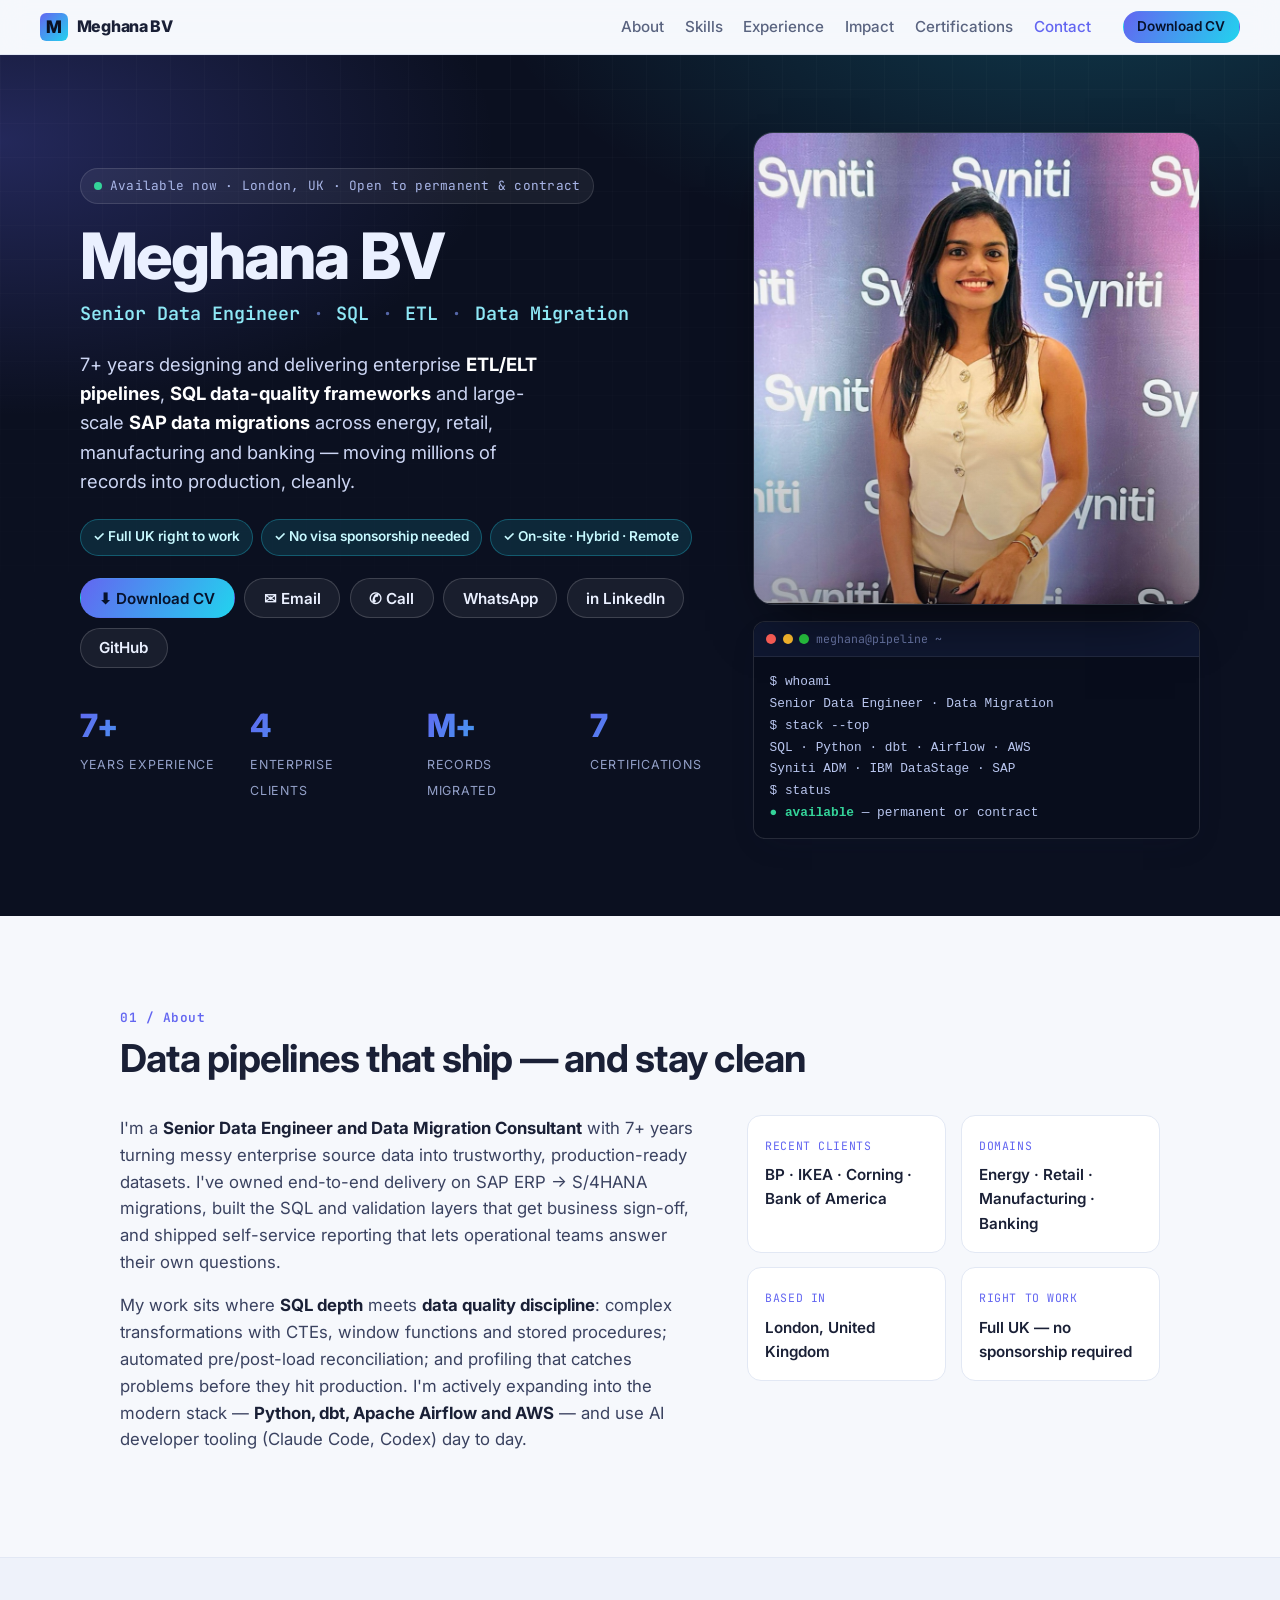
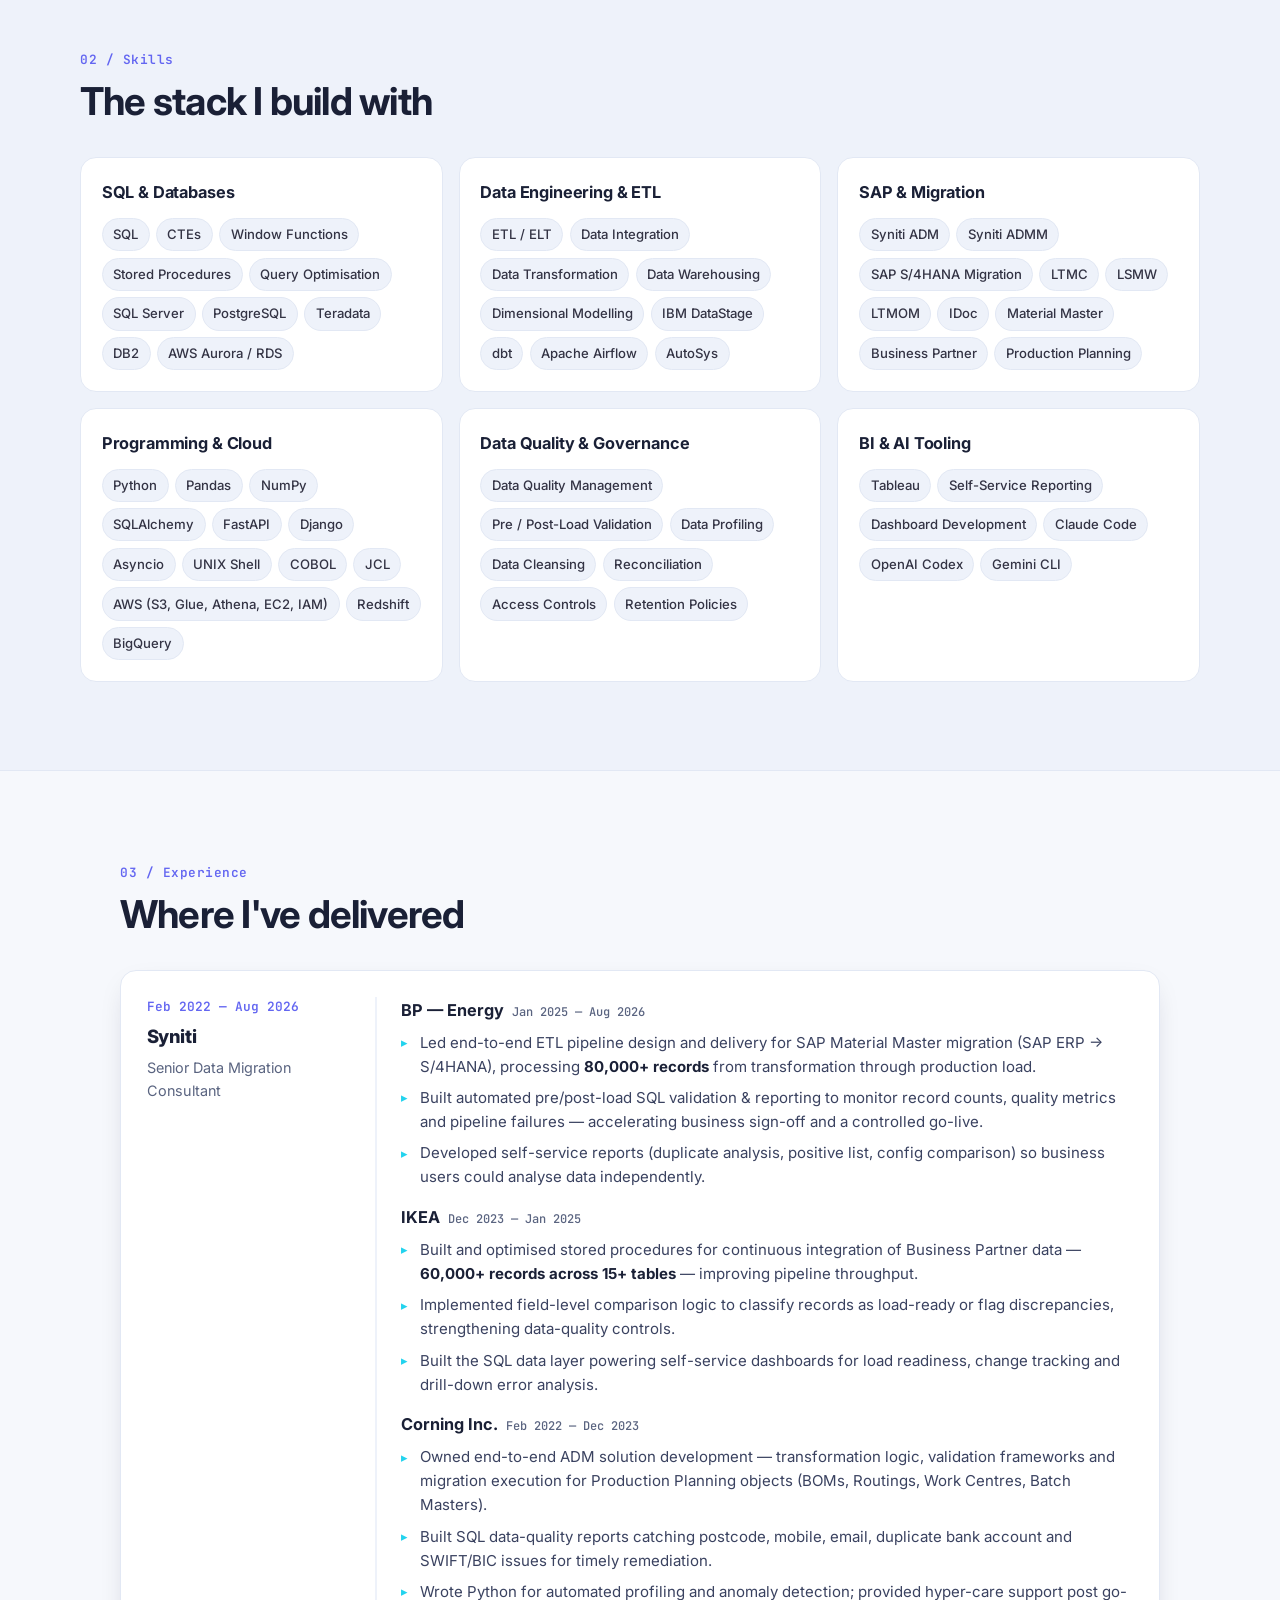
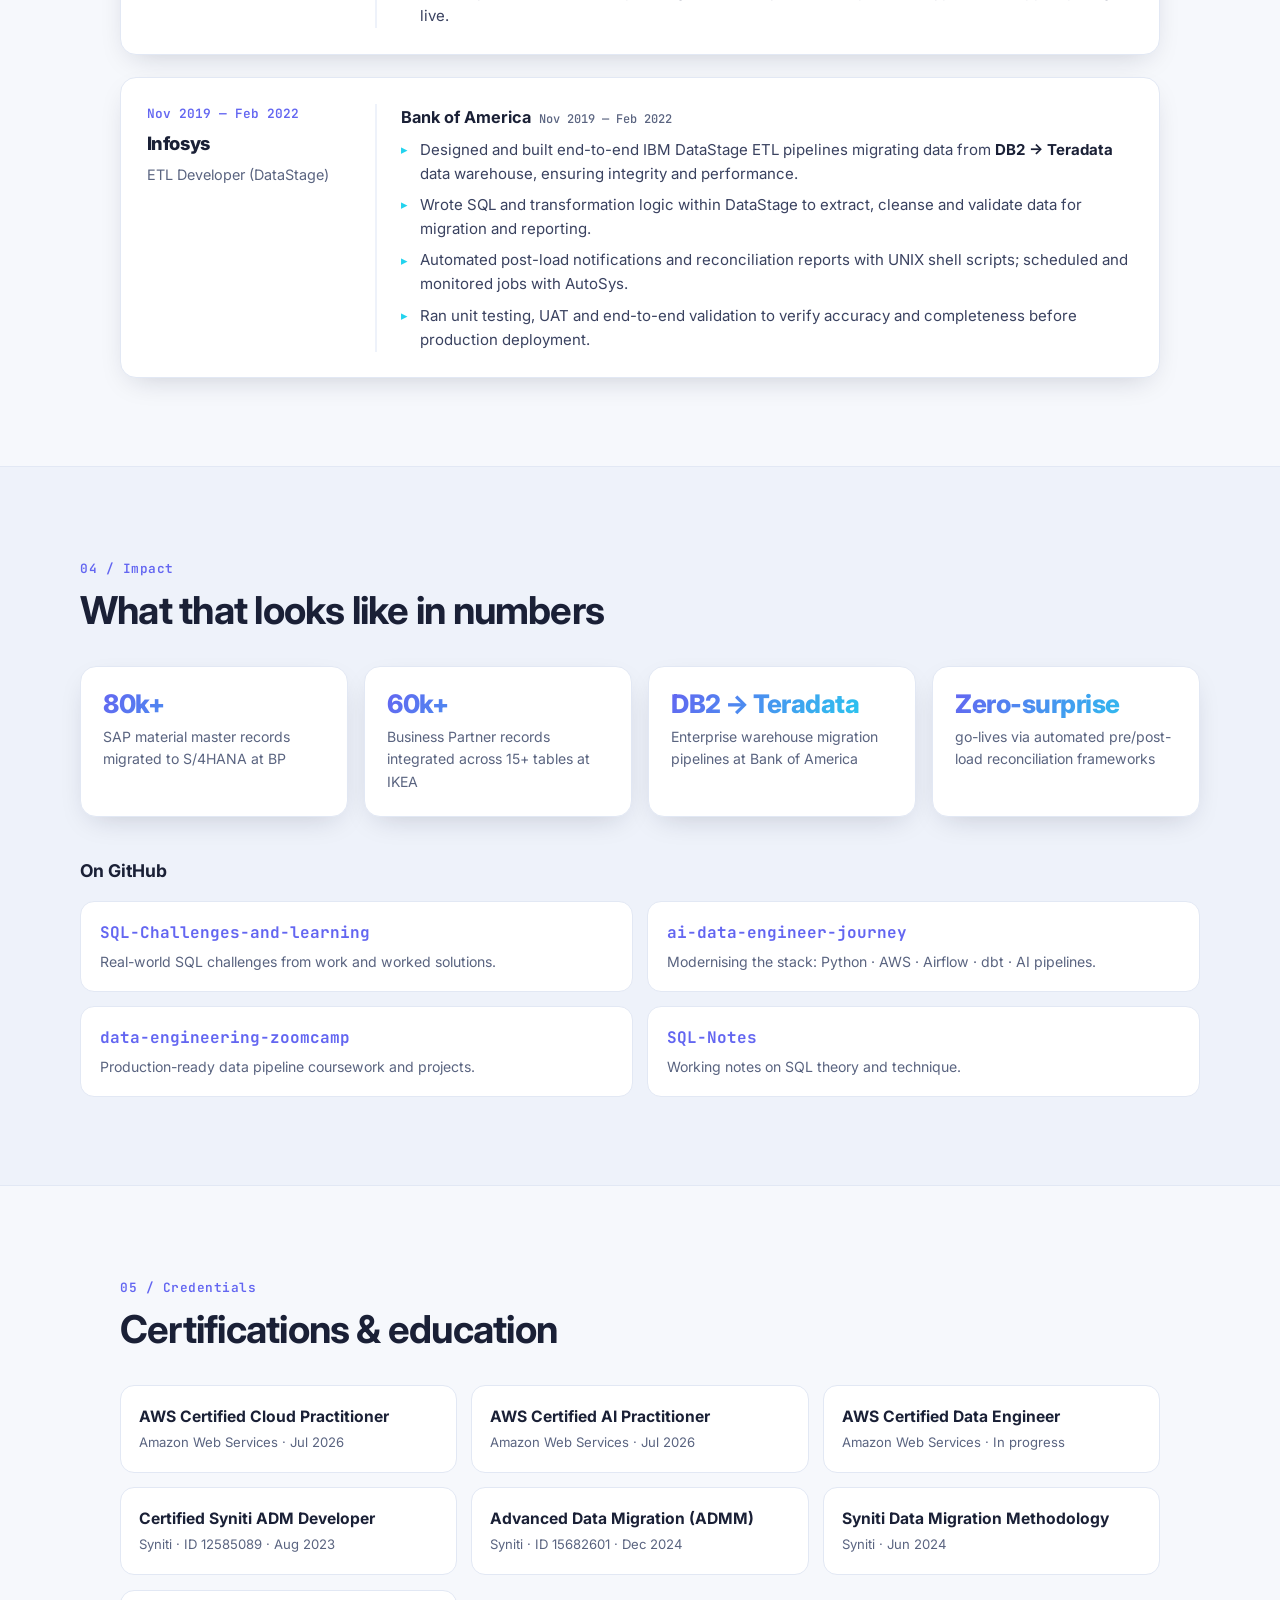
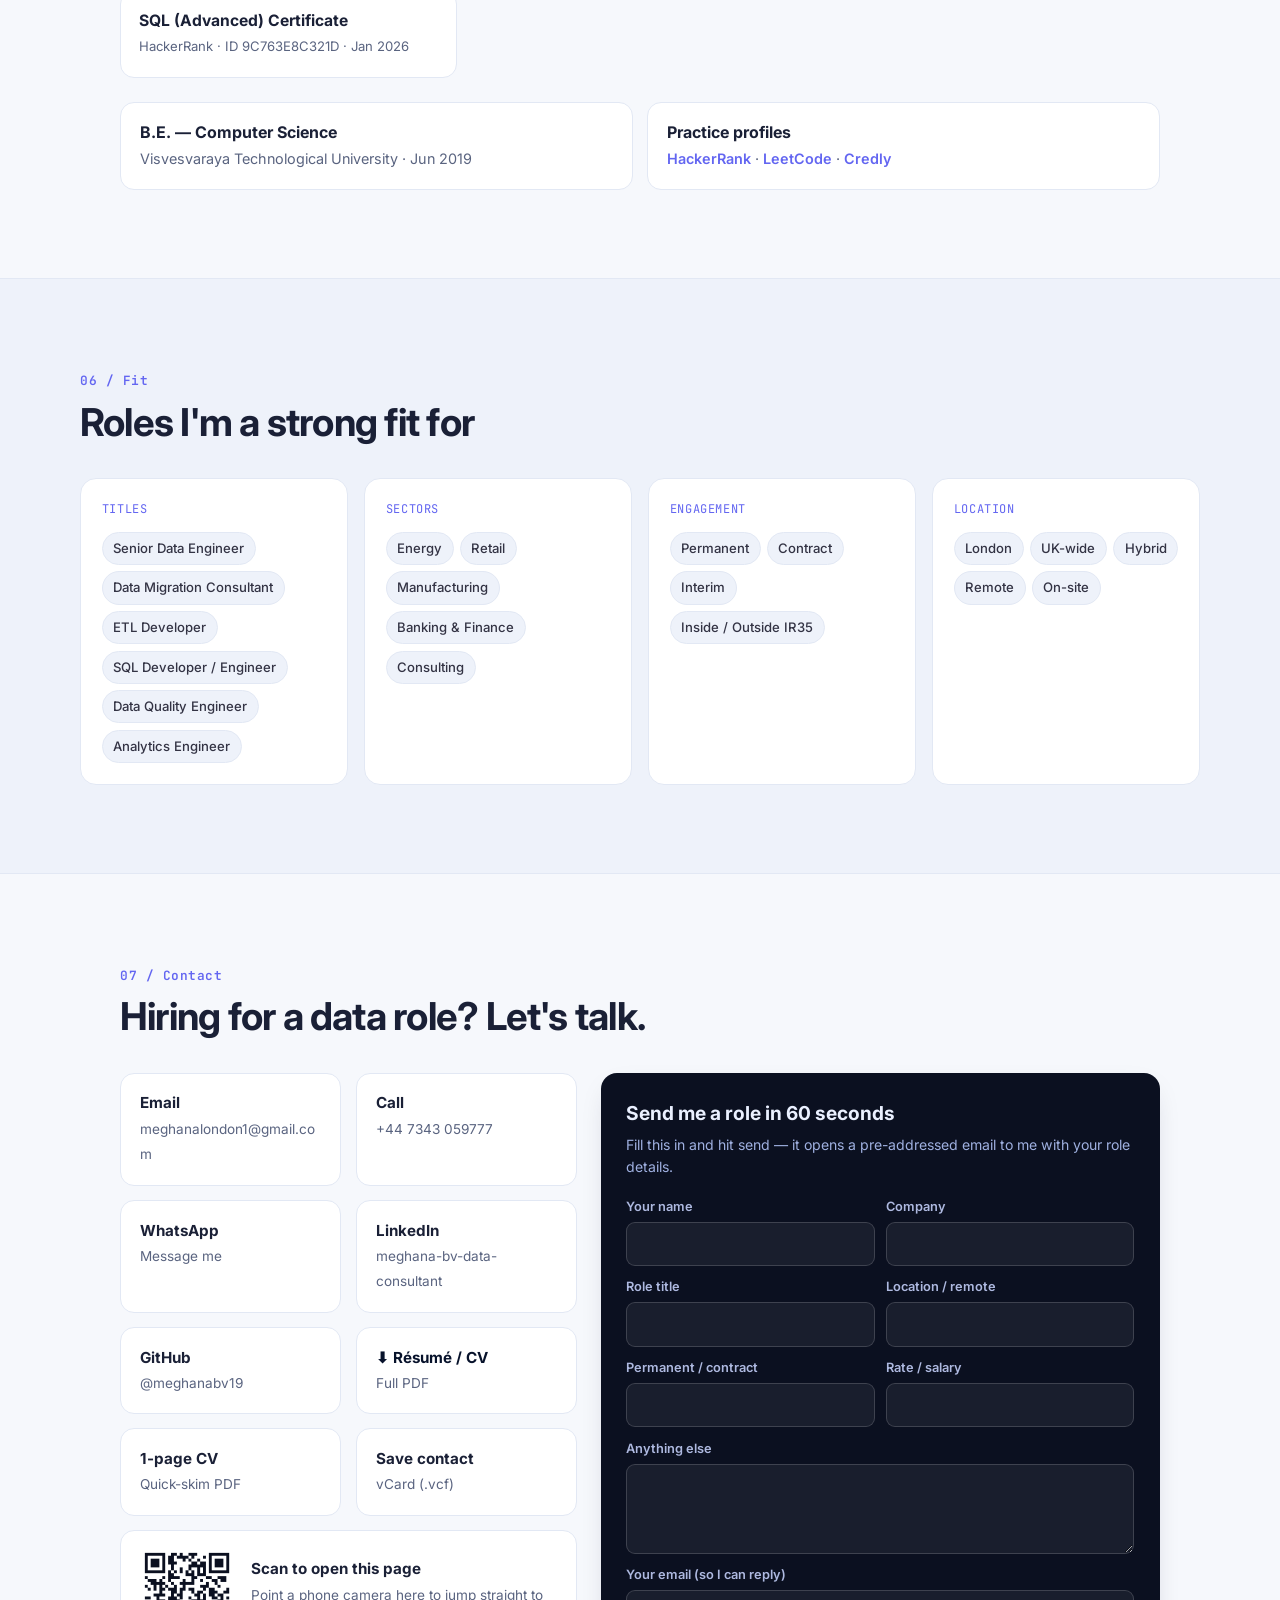
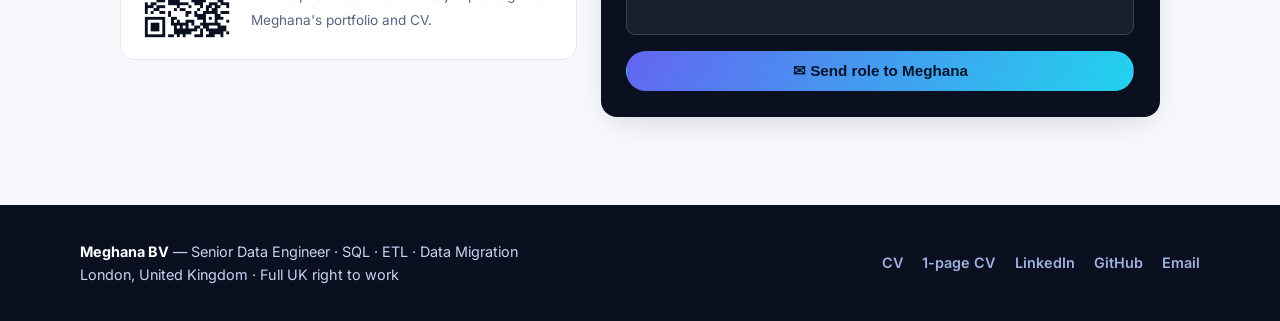
<file: index.html>
<!doctype html>
<html lang="en">
<head>
  <meta charset="utf-8">
  <meta name="viewport" content="width=device-width, initial-scale=1">
  <meta name="theme-color" content="#0b1020">

  <title>Meghana BV | Senior Data Engineer — SQL · ETL · Data Migration | London</title>
  <meta name="description" content="Meghana BV — Senior Data Engineer & Data Migration Consultant, London. 7+ years building enterprise ETL/ELT pipelines, SQL data-quality frameworks and large-scale SAP data migrations (BP, IKEA, Corning, Bank of America). SQL, Python, dbt, Airflow, AWS, Syniti ADM, IBM DataStage. Full UK right to work — no visa sponsorship required. Available for permanent or contract roles UK-wide.">
  <meta name="author" content="Meghana BV">
  <meta name="keywords" content="Senior Data Engineer London, Data Migration Consultant London, ETL Developer London, SQL Engineer, SQL Developer, Data Engineer UK, Syniti ADM, Syniti ADMM, SAP Data Migration, SAP S/4HANA migration, IBM DataStage, dbt, Apache Airflow, AWS Glue, PostgreSQL, SQL Server, Teradata, Python data engineer, data quality engineer, data warehouse engineer, contract data engineer London, permanent data engineer, immediate start, no sponsorship required, Meghana BV, Meghana Bangalore Vijay Kumar">
  <link rel="canonical" href="https://meghanabv19.github.io/">

  <!-- Search engine verification — paste tokens between the quotes after registering -->
  <meta name="google-site-verification" content="PASTE_GOOGLE_SEARCH_CONSOLE_TOKEN">
  <meta name="msvalidate.01" content="PASTE_BING_WEBMASTER_TOKEN">

  <!-- Open Graph -->
  <meta property="og:type" content="profile">
  <meta property="og:title" content="Meghana BV — Senior Data Engineer (SQL · ETL · Data Migration)">
  <meta property="og:description" content="7+ years building enterprise ETL/ELT pipelines and large-scale SAP data migrations. SQL, Python, dbt, Airflow, AWS. London-based, full UK right to work. Open to permanent & contract roles.">
  <meta property="og:url" content="https://meghanabv19.github.io/">
  <meta property="og:image" content="https://meghanabv19.github.io/assets/icons/og-image.png">
  <meta property="og:image:type" content="image/png">
  <meta property="og:image:width" content="1200">
  <meta property="og:image:height" content="630">
  <meta property="og:image:alt" content="Meghana BV — Senior Data Engineer. SQL, ETL and enterprise data migration. London, open to opportunities.">
  <meta property="profile:first_name" content="Meghana">
  <meta property="profile:last_name" content="BV">
  <meta property="profile:username" content="meghanabv19">
  <meta property="og:locale" content="en_GB">
  <meta property="og:site_name" content="Meghana BV — Portfolio">

  <!-- Twitter -->
  <meta name="twitter:card" content="summary_large_image">
  <meta name="twitter:title" content="Meghana BV — Senior Data Engineer (SQL · ETL · Data Migration)">
  <meta name="twitter:description" content="7+ years of enterprise ETL/ELT pipelines and SAP data migration. SQL, Python, dbt, Airflow, AWS. London. Open to opportunities.">
  <meta name="twitter:image" content="https://meghanabv19.github.io/assets/icons/og-image.png">

  <link rel="icon" type="image/svg+xml" href="assets/icons/favicon.svg">
  <link rel="icon" type="image/png" sizes="32x32" href="assets/icons/favicon-32.png">
  <link rel="icon" href="favicon.ico" sizes="any">
  <link rel="apple-touch-icon" sizes="180x180" href="assets/icons/apple-touch-icon.png">
  <link rel="manifest" href="site.webmanifest">

  <!-- Search-engine signals -->
  <meta name="robots" content="index, follow, max-image-preview:large, max-snippet:-1, max-video-preview:-1">
  <meta name="googlebot" content="index, follow, max-image-preview:large, max-snippet:-1">
  <meta name="rating" content="General">
  <meta name="referrer" content="strict-origin-when-cross-origin">
  <meta name="language" content="English">
  <meta http-equiv="content-language" content="en-GB">
  <meta name="geo.region" content="GB-LND">
  <meta name="geo.placename" content="London, United Kingdom">
  <meta name="geo.position" content="51.5074;-0.1278">
  <meta name="ICBM" content="51.5074, -0.1278">

  <link rel="me" href="https://www.linkedin.com/in/meghana-bv-data-consultant/">
  <link rel="me" href="https://github.com/meghanabv19">
  <link rel="alternate" type="application/rss+xml" title="Meghana BV — availability feed" href="feed.xml">
  <link rel="alternate" type="application/json" title="Meghana BV — résumé (JSON Resume)" href="/resume.json">
  <link rel="alternate" type="text/plain" title="Meghana BV — résumé (plain text)" href="/resume.txt">

  <link rel="preconnect" href="https://fonts.googleapis.com">
  <link rel="preconnect" href="https://fonts.gstatic.com" crossorigin>
  <link href="https://fonts.googleapis.com/css2?family=Inter:wght@400;500;600;700;800&family=JetBrains+Mono:wght@500;600;700&display=swap" rel="stylesheet">

  <link rel="stylesheet" href="styles.css?v=20260725c">

  <!-- JSON-LD: Person -->
  <script type="application/ld+json">
  {
    "@context": "https://schema.org",
    "@type": "Person",
    "@id": "https://meghanabv19.github.io/#meghana",
    "name": "Meghana BV",
    "givenName": "Meghana",
    "familyName": "BV",
    "alternateName": ["Meghana Bangalore Vijay Kumar", "Meghana B V"],
    "honorificSuffix": "BE (Computer Science)",
    "jobTitle": "Senior Data Engineer",
    "description": "Senior Data Engineer and Data Migration Consultant with 7+ years designing, building and optimising enterprise ETL/ELT pipelines, SQL data-quality frameworks and large-scale SAP data migrations across energy, retail, manufacturing and banking. Expert in SQL (CTEs, window functions, stored procedures, query optimisation) across SQL Server, PostgreSQL, Teradata and DB2. Skilled in Syniti ADM/ADMM, IBM DataStage, Python, dbt, Apache Airflow and AWS. Full right to work in the UK, no visa sponsorship required.",
    "image": "https://meghanabv19.github.io/assets/meghana-portrait.jpg",
    "email": "mailto:meghanalondon1@gmail.com",
    "telephone": "+44-7343-059777",
    "url": "https://meghanabv19.github.io/",
    "gender": "Female",
    "nationality": { "@type": "Country", "name": "India" },
    "homeLocation": { "@type": "Place", "name": "London, United Kingdom" },
    "knowsLanguage": ["English", "Kannada", "Hindi"],
    "sameAs": [
      "https://www.linkedin.com/in/meghana-bv-data-consultant/",
      "https://github.com/meghanabv19",
      "https://www.credly.com/users/meghanabv/badges/credly",
      "https://www.hackerrank.com/profile/meghanabv11",
      "https://leetcode.com/u/meghanabv/",
      "https://registry.jsonresume.org/meghanabv19"
    ],
    "worksFor": { "@type": "Organization", "name": "Syniti" },
    "alumniOf": { "@type": "EducationalOrganization", "name": "Visvesvaraya Technological University" },
    "knowsAbout": ["SQL", "ETL", "ELT", "Data Migration", "Data Warehousing", "Syniti ADM", "IBM DataStage", "SAP S/4HANA Migration", "Python", "dbt", "Apache Airflow", "AWS", "Data Quality", "Data Governance"],
    "seeks": {
      "@type": "Demand",
      "name": "Open to work — permanent or contract data engineering roles (Senior Data Engineer, Data Migration Consultant, ETL Developer, SQL Engineer)",
      "availabilityStarts": "2026-08-01",
      "areaServed": { "@type": "Country", "name": "United Kingdom" },
      "eligibleCustomerType": "https://schema.org/Business"
    },
    "address": { "@type": "PostalAddress", "addressLocality": "London", "addressCountry": "GB" }
  }
  </script>

  <!-- JSON-LD: the open candidate as a JobPosting-style seeking signal -->
  <script type="application/ld+json">
  {
    "@context": "https://schema.org",
    "@type": "WebSite",
    "url": "https://meghanabv19.github.io/",
    "name": "Meghana BV — Senior Data Engineer",
    "inLanguage": "en-GB",
    "about": { "@id": "https://meghanabv19.github.io/#meghana" }
  }
  </script>

  <!-- JSON-LD: FAQ (rich snippets for recruiter questions) -->
  <script type="application/ld+json">
  {
    "@context": "https://schema.org",
    "@type": "FAQPage",
    "mainEntity": [
      { "@type": "Question", "name": "Does Meghana need visa sponsorship to work in the UK?",
        "acceptedAnswer": { "@type": "Answer", "text": "No. Meghana has full right to work in the UK and does not require visa sponsorship." } },
      { "@type": "Question", "name": "How many years of experience does Meghana have?",
        "acceptedAnswer": { "@type": "Answer", "text": "7+ years across enterprise ETL/ELT development, SQL engineering and large-scale SAP data migration for BP, IKEA, Corning and Bank of America." } },
      { "@type": "Question", "name": "What are Meghana's core skills?",
        "acceptedAnswer": { "@type": "Answer", "text": "Advanced SQL (CTEs, window functions, stored procedures, query optimisation), ETL/ELT, Syniti ADM/ADMM, IBM DataStage, SAP data migration, Python, dbt, Apache Airflow and AWS." } },
      { "@type": "Question", "name": "Is Meghana open to contract or permanent roles?",
        "acceptedAnswer": { "@type": "Answer", "text": "Both. Meghana is open to permanent and contract data engineering roles across the UK, on-site, hybrid or remote." } }
    ]
  }
  </script>
</head>
<body>

<!-- NAV -->
<header class="nav" id="top">
  <a class="nav__brand" href="#top">
    <span class="nav__logo" aria-hidden="true">
      <svg viewBox="0 0 100 100" width="28" height="28"><defs><linearGradient id="navg" x1="0" y1="0" x2="1" y2="1"><stop offset="0" stop-color="#6366f1"/><stop offset="1" stop-color="#22d3ee"/></linearGradient></defs><rect width="100" height="100" rx="22" fill="url(#navg)"/><text x="50" y="72" font-family="Inter, sans-serif" font-size="62" font-weight="800" fill="#0b1020" text-anchor="middle">M</text></svg>
    </span>
    <span>Meghana BV</span>
  </a>
  <nav class="nav__links" aria-label="Primary">
    <a href="#about">About</a>
    <a href="#skills">Skills</a>
    <a href="#experience">Experience</a>
    <a href="#impact">Impact</a>
    <a href="#certs">Certifications</a>
    <a href="#contact">Contact</a>
  </nav>
  <a class="btn btn--sm btn--accent" href="cv/Meghana-BV-CV.pdf" download>Download CV</a>
</header>

<main>

  <!-- HERO -->
  <section class="hero">
    <div class="hero__grid">
      <div class="hero__intro">
        <p class="eyebrow"><span class="dot"></span> Available now · London, UK · Open to permanent &amp; contract</p>
        <h1>Meghana BV</h1>
        <p class="hero__title">Senior Data Engineer <span>·</span> SQL <span>·</span> ETL <span>·</span> Data Migration</p>
        <p class="hero__lede">
          7+ years designing and delivering enterprise <strong>ETL/ELT pipelines</strong>,
          <strong>SQL data-quality frameworks</strong> and large-scale <strong>SAP data migrations</strong>
          across energy, retail, manufacturing and banking — moving millions of records into production, cleanly.
        </p>

        <ul class="badges">
          <li>✓ Full UK right to work</li>
          <li>✓ No visa sponsorship needed</li>
          <li>✓ On-site · Hybrid · Remote</li>
        </ul>

        <div class="cta-row">
          <a class="btn btn--accent" href="cv/Meghana-BV-CV.pdf" download>⬇ Download CV</a>
          <a class="btn" href="mailto:meghanalondon1@gmail.com?subject=Data%20Engineering%20role%20for%20Meghana">✉ Email</a>
          <a class="btn" href="tel:+447343059777">✆ Call</a>
          <a class="btn" href="https://wa.me/447343059777?text=Hi%20Meghana%2C%20we%27re%20hiring%20for%20a%20data%20role" target="_blank" rel="noopener">WhatsApp</a>
          <a class="btn" href="https://www.linkedin.com/in/meghana-bv-data-consultant/" target="_blank" rel="noopener">in LinkedIn</a>
          <a class="btn" href="https://github.com/meghanabv19" target="_blank" rel="noopener">GitHub</a>
        </div>

        <div class="stats">
          <div class="stat"><b>7+</b><span>years experience</span></div>
          <div class="stat"><b>4</b><span>enterprise clients</span></div>
          <div class="stat"><b>M+</b><span>records migrated</span></div>
          <div class="stat"><b>7</b><span>certifications</span></div>
        </div>
      </div>

      <aside class="hero__aside">
        <figure class="portrait">
          <img src="assets/meghana-portrait.jpg" alt="Meghana BV, Senior Data Engineer" width="946" height="1000" fetchpriority="high">
        </figure>
        <div class="terminal" aria-hidden="true">
          <div class="terminal__bar"><span></span><span></span><span></span> meghana@pipeline ~ </div>
<pre class="terminal__body">$ whoami
Senior Data Engineer · Data Migration
$ stack --top
SQL · Python · dbt · Airflow · AWS
Syniti ADM · IBM DataStage · SAP
$ status
<span class="ok">● available</span> — permanent or contract</pre>
        </div>
      </aside>
    </div>
  </section>

  <!-- ABOUT -->
  <section id="about" class="section">
    <div class="section__head">
      <span class="kicker">01 / About</span>
      <h2>Data pipelines that ship — and stay clean</h2>
    </div>
    <div class="about">
      <div class="about__lede">
        <p>
          I'm a <strong>Senior Data Engineer and Data Migration Consultant</strong> with 7+ years turning messy
          enterprise source data into trustworthy, production-ready datasets. I've owned end-to-end delivery on
          SAP ERP → S/4HANA migrations, built the SQL and validation layers that get business sign-off, and shipped
          self-service reporting that lets operational teams answer their own questions.
        </p>
        <p>
          My work sits where <strong>SQL depth</strong> meets <strong>data quality discipline</strong>: complex
          transformations with CTEs, window functions and stored procedures; automated pre/post-load reconciliation;
          and profiling that catches problems before they hit production. I'm actively expanding into the modern
          stack — <strong>Python, dbt, Apache Airflow and AWS</strong> — and use AI developer tooling
          (Claude Code, Codex) day to day.
        </p>
      </div>
      <div class="about__cards">
        <div class="mini">
          <span class="mini__label">Recent clients</span>
          <p>BP · IKEA · Corning · Bank of America</p>
        </div>
        <div class="mini">
          <span class="mini__label">Domains</span>
          <p>Energy · Retail · Manufacturing · Banking</p>
        </div>
        <div class="mini">
          <span class="mini__label">Based in</span>
          <p>London, United Kingdom</p>
        </div>
        <div class="mini">
          <span class="mini__label">Right to work</span>
          <p>Full UK — no sponsorship required</p>
        </div>
      </div>
    </div>
  </section>

  <!-- SKILLS -->
  <section id="skills" class="section section--alt">
    <div class="section__head">
      <span class="kicker">02 / Skills</span>
      <h2>The stack I build with</h2>
    </div>
    <div class="skills">
      <div class="skillcard">
        <h3>SQL &amp; Databases</h3>
        <ul class="pills">
          <li>SQL</li><li>CTEs</li><li>Window Functions</li><li>Stored Procedures</li><li>Query Optimisation</li>
          <li>SQL Server</li><li>PostgreSQL</li><li>Teradata</li><li>DB2</li><li>AWS Aurora / RDS</li>
        </ul>
      </div>
      <div class="skillcard">
        <h3>Data Engineering &amp; ETL</h3>
        <ul class="pills">
          <li>ETL / ELT</li><li>Data Integration</li><li>Data Transformation</li><li>Data Warehousing</li>
          <li>Dimensional Modelling</li><li>IBM DataStage</li><li>dbt</li><li>Apache Airflow</li><li>AutoSys</li>
        </ul>
      </div>
      <div class="skillcard">
        <h3>SAP &amp; Migration</h3>
        <ul class="pills">
          <li>Syniti ADM</li><li>Syniti ADMM</li><li>SAP S/4HANA Migration</li><li>LTMC</li><li>LSMW</li>
          <li>LTMOM</li><li>IDoc</li><li>Material Master</li><li>Business Partner</li><li>Production Planning</li>
        </ul>
      </div>
      <div class="skillcard">
        <h3>Programming &amp; Cloud</h3>
        <ul class="pills">
          <li>Python</li><li>Pandas</li><li>NumPy</li><li>SQLAlchemy</li><li>FastAPI</li><li>Django</li>
          <li>Asyncio</li><li>UNIX Shell</li><li>COBOL</li><li>JCL</li>
          <li>AWS (S3, Glue, Athena, EC2, IAM)</li><li>Redshift</li><li>BigQuery</li>
        </ul>
      </div>
      <div class="skillcard">
        <h3>Data Quality &amp; Governance</h3>
        <ul class="pills">
          <li>Data Quality Management</li><li>Pre / Post-Load Validation</li><li>Data Profiling</li>
          <li>Data Cleansing</li><li>Reconciliation</li><li>Access Controls</li><li>Retention Policies</li>
        </ul>
      </div>
      <div class="skillcard">
        <h3>BI &amp; AI Tooling</h3>
        <ul class="pills">
          <li>Tableau</li><li>Self-Service Reporting</li><li>Dashboard Development</li>
          <li>Claude Code</li><li>OpenAI Codex</li><li>Gemini CLI</li>
        </ul>
      </div>
    </div>
  </section>

  <!-- EXPERIENCE -->
  <section id="experience" class="section">
    <div class="section__head">
      <span class="kicker">03 / Experience</span>
      <h2>Where I've delivered</h2>
    </div>
    <div class="timeline">

      <article class="tl">
        <div class="tl__meta">
          <span class="tl__date">Feb 2022 — Aug 2026</span>
          <span class="tl__co">Syniti</span>
          <span class="tl__role">Senior Data Migration Consultant</span>
        </div>
        <div class="tl__body">
          <h3>BP — Energy <span class="tl__when">Jan 2025 — Aug 2026</span></h3>
          <ul>
            <li>Led end-to-end ETL pipeline design and delivery for SAP Material Master migration (SAP ERP → S/4HANA), processing <strong>80,000+ records</strong> from transformation through production load.</li>
            <li>Built automated pre/post-load SQL validation &amp; reporting to monitor record counts, quality metrics and pipeline failures — accelerating business sign-off and a controlled go-live.</li>
            <li>Developed self-service reports (duplicate analysis, positive list, config comparison) so business users could analyse data independently.</li>
          </ul>
          <h3>IKEA <span class="tl__when">Dec 2023 — Jan 2025</span></h3>
          <ul>
            <li>Built and optimised stored procedures for continuous integration of Business Partner data — <strong>60,000+ records across 15+ tables</strong> — improving pipeline throughput.</li>
            <li>Implemented field-level comparison logic to classify records as load-ready or flag discrepancies, strengthening data-quality controls.</li>
            <li>Built the SQL data layer powering self-service dashboards for load readiness, change tracking and drill-down error analysis.</li>
          </ul>
          <h3>Corning Inc. <span class="tl__when">Feb 2022 — Dec 2023</span></h3>
          <ul>
            <li>Owned end-to-end ADM solution development — transformation logic, validation frameworks and migration execution for Production Planning objects (BOMs, Routings, Work Centres, Batch Masters).</li>
            <li>Built SQL data-quality reports catching postcode, mobile, email, duplicate bank account and SWIFT/BIC issues for timely remediation.</li>
            <li>Wrote Python for automated profiling and anomaly detection; provided hyper-care support post go-live.</li>
          </ul>
        </div>
      </article>

      <article class="tl">
        <div class="tl__meta">
          <span class="tl__date">Nov 2019 — Feb 2022</span>
          <span class="tl__co">Infosys</span>
          <span class="tl__role">ETL Developer (DataStage)</span>
        </div>
        <div class="tl__body">
          <h3>Bank of America <span class="tl__when">Nov 2019 — Feb 2022</span></h3>
          <ul>
            <li>Designed and built end-to-end IBM DataStage ETL pipelines migrating data from <strong>DB2 → Teradata</strong> data warehouse, ensuring integrity and performance.</li>
            <li>Wrote SQL and transformation logic within DataStage to extract, cleanse and validate data for migration and reporting.</li>
            <li>Automated post-load notifications and reconciliation reports with UNIX shell scripts; scheduled and monitored jobs with AutoSys.</li>
            <li>Ran unit testing, UAT and end-to-end validation to verify accuracy and completeness before production deployment.</li>
          </ul>
        </div>
      </article>

    </div>
  </section>

  <!-- IMPACT -->
  <section id="impact" class="section section--alt">
    <div class="section__head">
      <span class="kicker">04 / Impact</span>
      <h2>What that looks like in numbers</h2>
    </div>
    <div class="impact">
      <div class="metric"><b>80k+</b><p>SAP material master records migrated to S/4HANA at BP</p></div>
      <div class="metric"><b>60k+</b><p>Business Partner records integrated across 15+ tables at IKEA</p></div>
      <div class="metric"><b>DB2 → Teradata</b><p>Enterprise warehouse migration pipelines at Bank of America</p></div>
      <div class="metric"><b>Zero-surprise</b><p>go-lives via automated pre/post-load reconciliation frameworks</p></div>
    </div>

    <div class="repos">
      <h3 class="repos__title">On GitHub</h3>
      <div class="repos__grid">
        <a class="repo" href="https://github.com/meghanabv19/SQL-Challenges-and-learning" target="_blank" rel="noopener">
          <span class="repo__name">SQL-Challenges-and-learning</span>
          <span class="repo__desc">Real-world SQL challenges from work and worked solutions.</span>
        </a>
        <a class="repo" href="https://github.com/meghanabv19/ai-data-engineer-journey" target="_blank" rel="noopener">
          <span class="repo__name">ai-data-engineer-journey</span>
          <span class="repo__desc">Modernising the stack: Python · AWS · Airflow · dbt · AI pipelines.</span>
        </a>
        <a class="repo" href="https://github.com/meghanabv19/data-engineering-zoomcamp" target="_blank" rel="noopener">
          <span class="repo__name">data-engineering-zoomcamp</span>
          <span class="repo__desc">Production-ready data pipeline coursework and projects.</span>
        </a>
        <a class="repo" href="https://github.com/meghanabv19/SQL-Notes" target="_blank" rel="noopener">
          <span class="repo__name">SQL-Notes</span>
          <span class="repo__desc">Working notes on SQL theory and technique.</span>
        </a>
      </div>
    </div>
  </section>

  <!-- CERTIFICATIONS -->
  <section id="certs" class="section">
    <div class="section__head">
      <span class="kicker">05 / Credentials</span>
      <h2>Certifications &amp; education</h2>
    </div>
    <div class="certs">
      <a class="cert" href="https://www.credly.com/users/meghanabv/badges/credly" target="_blank" rel="noopener">
        <span class="cert__body"><b>AWS Certified Cloud Practitioner</b><i>Amazon Web Services · Jul 2026</i></span></a>
      <a class="cert" href="https://www.credly.com/users/meghanabv/badges/credly" target="_blank" rel="noopener">
        <span class="cert__body"><b>AWS Certified AI Practitioner</b><i>Amazon Web Services · Jul 2026</i></span></a>
      <a class="cert" href="https://www.credly.com/users/meghanabv/badges/credly" target="_blank" rel="noopener">
        <span class="cert__body"><b>AWS Certified Data Engineer</b><i>Amazon Web Services · In progress</i></span></a>
      <a class="cert" href="https://www.credly.com/users/meghanabv/badges/credly" target="_blank" rel="noopener">
        <span class="cert__body"><b>Certified Syniti ADM Developer</b><i>Syniti · ID 12585089 · Aug 2023</i></span></a>
      <a class="cert" href="https://www.credly.com/users/meghanabv/badges/credly" target="_blank" rel="noopener">
        <span class="cert__body"><b>Advanced Data Migration (ADMM)</b><i>Syniti · ID 15682601 · Dec 2024</i></span></a>
      <a class="cert" href="https://www.credly.com/users/meghanabv/badges/credly" target="_blank" rel="noopener">
        <span class="cert__body"><b>Syniti Data Migration Methodology</b><i>Syniti · Jun 2024</i></span></a>
      <a class="cert" href="https://www.hackerrank.com/profile/meghanabv11" target="_blank" rel="noopener">
        <span class="cert__body"><b>SQL (Advanced) Certificate</b><i>HackerRank · ID 9C763E8C321D · Jan 2026</i></span></a>
    </div>
    <div class="edu">
      <div class="edu__card">
        <b>B.E. — Computer Science</b>
        <span>Visvesvaraya Technological University · Jun 2019</span>
      </div>
      <div class="edu__card">
        <b>Practice profiles</b>
        <span>
          <a href="https://www.hackerrank.com/profile/meghanabv11" target="_blank" rel="noopener">HackerRank</a> ·
          <a href="https://leetcode.com/u/meghanabv/" target="_blank" rel="noopener">LeetCode</a> ·
          <a href="https://www.credly.com/users/meghanabv/badges/credly" target="_blank" rel="noopener">Credly</a>
        </span>
      </div>
    </div>
  </section>

  <!-- FIT -->
  <section class="section section--alt">
    <div class="section__head">
      <span class="kicker">06 / Fit</span>
      <h2>Roles I'm a strong fit for</h2>
    </div>
    <div class="fit">
      <div class="fit__col">
        <span class="fit__label">Titles</span>
        <ul class="pills">
          <li>Senior Data Engineer</li><li>Data Migration Consultant</li><li>ETL Developer</li>
          <li>SQL Developer / Engineer</li><li>Data Quality Engineer</li><li>Analytics Engineer</li>
        </ul>
      </div>
      <div class="fit__col">
        <span class="fit__label">Sectors</span>
        <ul class="pills">
          <li>Energy</li><li>Retail</li><li>Manufacturing</li><li>Banking &amp; Finance</li><li>Consulting</li>
        </ul>
      </div>
      <div class="fit__col">
        <span class="fit__label">Engagement</span>
        <ul class="pills">
          <li>Permanent</li><li>Contract</li><li>Interim</li><li>Inside / Outside IR35</li>
        </ul>
      </div>
      <div class="fit__col">
        <span class="fit__label">Location</span>
        <ul class="pills">
          <li>London</li><li>UK-wide</li><li>Hybrid</li><li>Remote</li><li>On-site</li>
        </ul>
      </div>
    </div>
  </section>

  <!-- CONTACT -->
  <section id="contact" class="section">
    <div class="section__head">
      <span class="kicker">07 / Contact</span>
      <h2>Hiring for a data role? Let's talk.</h2>
    </div>

    <div class="contact">
      <div class="contact__left">
      <div class="contact__cards">
        <a class="ccard" href="mailto:meghanalondon1@gmail.com?subject=Data%20Engineering%20role%20for%20Meghana"><b>Email</b><span>meghanalondon1@gmail.com</span></a>
        <a class="ccard" href="tel:+447343059777"><b>Call</b><span>+44 7343 059777</span></a>
        <a class="ccard" href="https://wa.me/447343059777?text=Hi%20Meghana%2C%20we%27re%20hiring" target="_blank" rel="noopener"><b>WhatsApp</b><span>Message me</span></a>
        <a class="ccard" href="https://www.linkedin.com/in/meghana-bv-data-consultant/" target="_blank" rel="noopener"><b>LinkedIn</b><span>meghana-bv-data-consultant</span></a>
        <a class="ccard" href="https://github.com/meghanabv19" target="_blank" rel="noopener"><b>GitHub</b><span>@meghanabv19</span></a>
        <a class="ccard ccard--accent" href="cv/Meghana-BV-CV.pdf" download><b>⬇ Résumé / CV</b><span>Full PDF</span></a>
        <a class="ccard" href="cv/Meghana-BV-CV-1page.pdf" download><b>1-page CV</b><span>Quick-skim PDF</span></a>
        <a class="ccard" href="assets/Meghana-BV.vcf" download><b>Save contact</b><span>vCard (.vcf)</span></a>
      </div>

      <div class="qr">
        <img src="assets/icons/qr-portfolio.png" alt="QR code linking to Meghana BV's portfolio" width="120" height="120">
        <div>
          <b>Scan to open this page</b>
          <span>Point a phone camera here to jump straight to Meghana's portfolio and CV.</span>
        </div>
      </div>
      </div>

      <form class="roleform" id="roleForm">
        <h3>Send me a role in 60 seconds</h3>
        <p class="roleform__hint">Fill this in and hit send — it opens a pre-addressed email to me with your role details.</p>
        <div class="roleform__grid">
          <label>Your name<input type="text" name="name" required></label>
          <label>Company<input type="text" name="company" required></label>
          <label>Role title<input type="text" name="role" required></label>
          <label>Location / remote<input type="text" name="location"></label>
          <label>Permanent / contract<input type="text" name="type"></label>
          <label>Rate / salary<input type="text" name="rate"></label>
        </div>
        <label class="roleform__full">Anything else<textarea name="notes" rows="3"></textarea></label>
        <label class="roleform__full">Your email (so I can reply)<input type="email" name="reply" required></label>
        <button type="submit" class="btn btn--accent">✉ Send role to Meghana</button>
      </form>
    </div>
  </section>

</main>

<footer class="footer">
  <div class="footer__inner">
    <div>
      <strong>Meghana BV</strong> — Senior Data Engineer · SQL · ETL · Data Migration<br>
      London, United Kingdom · Full UK right to work
    </div>
    <div class="footer__links">
      <a href="cv/Meghana-BV-CV.pdf" download>CV</a>
      <a href="cv/Meghana-BV-CV-1page.pdf" download>1-page CV</a>
      <a href="https://www.linkedin.com/in/meghana-bv-data-consultant/" target="_blank" rel="noopener">LinkedIn</a>
      <a href="https://github.com/meghanabv19" target="_blank" rel="noopener">GitHub</a>
      <a href="mailto:meghanalondon1@gmail.com">Email</a>
    </div>
  </div>
</footer>

<script src="script.js?v=20260725c"></script>
</body>
</html>
</file>
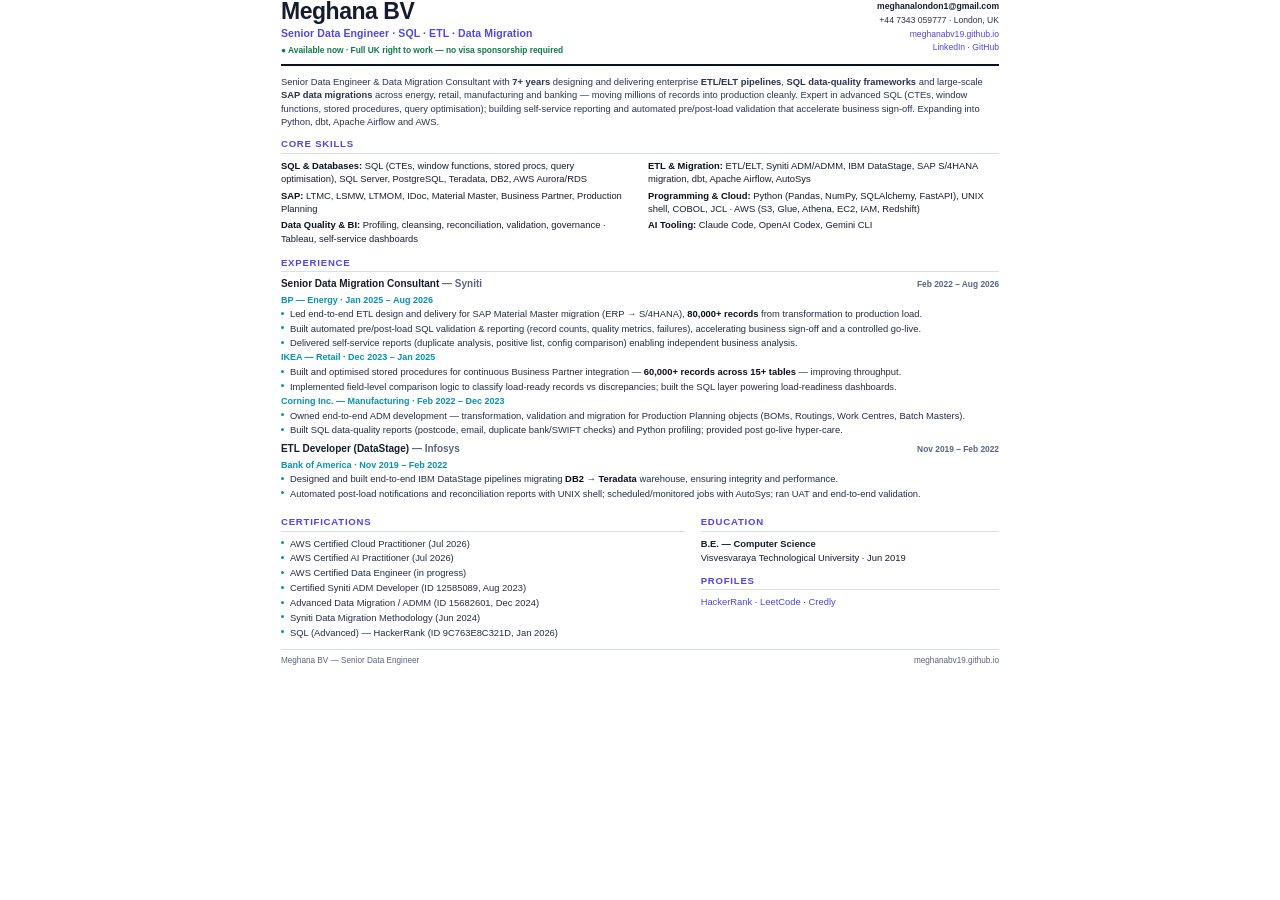
<file: cv/cv-onepager.html>
<!doctype html>
<html lang="en">
<head>
<meta charset="utf-8">
<title>Meghana BV — Senior Data Engineer — 1-page CV</title>
<style>
  @page { size: A4; margin: 12mm 13mm; }
  *{margin:0;padding:0;box-sizing:border-box}
  :root{--ink:#0b1020;--accent:#4f46e5;--accent2:#0891b2;--muted:#5a6480;--line:#d7deec}
  html{-webkit-print-color-adjust:exact;print-color-adjust:exact}
  body{font-family:-apple-system,'Segoe UI',Roboto,Helvetica,Arial,sans-serif;color:#161c2e;font-size:9.4px;line-height:1.42}
  a{color:var(--accent);text-decoration:none}
  .wrap{max-width:190mm;margin:0 auto}

  /* Header */
  header{display:flex;justify-content:space-between;align-items:flex-start;border-bottom:2.5px solid var(--ink);padding-bottom:7px;margin-bottom:9px}
  .name{font-size:23px;font-weight:800;letter-spacing:-.02em;line-height:1}
  .title{font-size:10.5px;font-weight:700;color:var(--accent);margin-top:3px;letter-spacing:.01em}
  .avail{margin-top:4px;font-size:8.4px;color:#0e7a4a;font-weight:700}
  .contact{text-align:right;font-size:8.6px;line-height:1.6;color:#2a3350}
  .contact b{color:#161c2e}

  h2{font-size:9.6px;text-transform:uppercase;letter-spacing:.08em;color:var(--accent);border-bottom:1px solid var(--line);padding-bottom:2px;margin:9px 0 5px}

  .summary{color:#2a3350}

  /* two-column body */
  .cols{display:grid;grid-template-columns:1fr;gap:0}

  .skills{display:grid;grid-template-columns:1fr 1fr;gap:1px 16px}
  .skills p{margin-bottom:2px}
  .skills b{color:var(--ink)}

  .job{margin-bottom:6px}
  .job__h{display:flex;justify-content:space-between;align-items:baseline}
  .job__role{font-weight:800;font-size:10px}
  .job__role span{font-weight:600;color:var(--muted)}
  .job__date{font-size:8.4px;color:var(--muted);font-weight:600;white-space:nowrap}
  .client{font-weight:700;color:var(--accent2);font-size:9px;margin-top:2px}
  ul{list-style:none;margin-top:1px}
  li{position:relative;padding-left:9px;margin-bottom:1px;color:#242c44}
  li::before{content:"";position:absolute;left:0;top:4.5px;width:3px;height:3px;border-radius:50%;background:var(--accent2)}
  li b{color:var(--ink)}

  .two{display:grid;grid-template-columns:1.15fr .85fr;gap:16px}
  .certs li,.edu p{margin-bottom:1.5px}
  .foot{margin-top:8px;padding-top:5px;border-top:1px solid var(--line);font-size:8.2px;color:var(--muted);display:flex;justify-content:space-between}
</style>
</head>
<body>
<div class="wrap">

  <header>
    <div>
      <div class="name">Meghana BV</div>
      <div class="title">Senior Data Engineer · SQL · ETL · Data Migration</div>
      <div class="avail">● Available now · Full UK right to work — no visa sponsorship required</div>
    </div>
    <div class="contact">
      <div><b>meghanalondon1@gmail.com</b></div>
      <div>+44 7343 059777 · London, UK</div>
      <div><a href="https://meghanabv19.github.io">meghanabv19.github.io</a></div>
      <div><a href="https://www.linkedin.com/in/meghana-bv-data-consultant/">LinkedIn</a> · <a href="https://github.com/meghanabv19">GitHub</a></div>
    </div>
  </header>

  <p class="summary">
    Senior Data Engineer &amp; Data Migration Consultant with <b>7+ years</b> designing and delivering enterprise
    <b>ETL/ELT pipelines</b>, <b>SQL data-quality frameworks</b> and large-scale <b>SAP data migrations</b> across
    energy, retail, manufacturing and banking — moving millions of records into production cleanly. Expert in advanced
    SQL (CTEs, window functions, stored procedures, query optimisation); building self-service reporting and automated
    pre/post-load validation that accelerate business sign-off. Expanding into Python, dbt, Apache Airflow and AWS.
  </p>

  <h2>Core Skills</h2>
  <div class="skills">
    <p><b>SQL &amp; Databases:</b> SQL (CTEs, window functions, stored procs, query optimisation), SQL Server, PostgreSQL, Teradata, DB2, AWS Aurora/RDS</p>
    <p><b>ETL &amp; Migration:</b> ETL/ELT, Syniti ADM/ADMM, IBM DataStage, SAP S/4HANA migration, dbt, Apache Airflow, AutoSys</p>
    <p><b>SAP:</b> LTMC, LSMW, LTMOM, IDoc, Material Master, Business Partner, Production Planning</p>
    <p><b>Programming &amp; Cloud:</b> Python (Pandas, NumPy, SQLAlchemy, FastAPI), UNIX shell, COBOL, JCL · AWS (S3, Glue, Athena, EC2, IAM, Redshift)</p>
    <p><b>Data Quality &amp; BI:</b> Profiling, cleansing, reconciliation, validation, governance · Tableau, self-service dashboards</p>
    <p><b>AI Tooling:</b> Claude Code, OpenAI Codex, Gemini CLI</p>
  </div>

  <h2>Experience</h2>

  <div class="job">
    <div class="job__h">
      <div class="job__role">Senior Data Migration Consultant <span>— Syniti</span></div>
      <div class="job__date">Feb 2022 – Aug 2026</div>
    </div>
    <div class="client">BP — Energy · Jan 2025 – Aug 2026</div>
    <ul>
      <li>Led end-to-end ETL design and delivery for SAP Material Master migration (ERP → S/4HANA), <b>80,000+ records</b> from transformation to production load.</li>
      <li>Built automated pre/post-load SQL validation &amp; reporting (record counts, quality metrics, failures), accelerating business sign-off and a controlled go-live.</li>
      <li>Delivered self-service reports (duplicate analysis, positive list, config comparison) enabling independent business analysis.</li>
    </ul>
    <div class="client">IKEA — Retail · Dec 2023 – Jan 2025</div>
    <ul>
      <li>Built and optimised stored procedures for continuous Business Partner integration — <b>60,000+ records across 15+ tables</b> — improving throughput.</li>
      <li>Implemented field-level comparison logic to classify load-ready records vs discrepancies; built the SQL layer powering load-readiness dashboards.</li>
    </ul>
    <div class="client">Corning Inc. — Manufacturing · Feb 2022 – Dec 2023</div>
    <ul>
      <li>Owned end-to-end ADM development — transformation, validation and migration for Production Planning objects (BOMs, Routings, Work Centres, Batch Masters).</li>
      <li>Built SQL data-quality reports (postcode, email, duplicate bank/SWIFT checks) and Python profiling; provided post go-live hyper-care.</li>
    </ul>
  </div>

  <div class="job">
    <div class="job__h">
      <div class="job__role">ETL Developer (DataStage) <span>— Infosys</span></div>
      <div class="job__date">Nov 2019 – Feb 2022</div>
    </div>
    <div class="client">Bank of America · Nov 2019 – Feb 2022</div>
    <ul>
      <li>Designed and built end-to-end IBM DataStage pipelines migrating <b>DB2 → Teradata</b> warehouse, ensuring integrity and performance.</li>
      <li>Automated post-load notifications and reconciliation reports with UNIX shell; scheduled/monitored jobs with AutoSys; ran UAT and end-to-end validation.</li>
    </ul>
  </div>

  <div class="two">
    <div>
      <h2>Certifications</h2>
      <ul class="certs">
        <li>AWS Certified Cloud Practitioner (Jul 2026)</li>
        <li>AWS Certified AI Practitioner (Jul 2026)</li>
        <li>AWS Certified Data Engineer (in progress)</li>
        <li>Certified Syniti ADM Developer (ID 12585089, Aug 2023)</li>
        <li>Advanced Data Migration / ADMM (ID 15682601, Dec 2024)</li>
        <li>Syniti Data Migration Methodology (Jun 2024)</li>
        <li>SQL (Advanced) — HackerRank (ID 9C763E8C321D, Jan 2026)</li>
      </ul>
    </div>
    <div>
      <h2>Education</h2>
      <div class="edu">
        <p><b>B.E. — Computer Science</b></p>
        <p>Visvesvaraya Technological University · Jun 2019</p>
      </div>
      <h2>Profiles</h2>
      <div class="edu">
        <p><a href="https://www.hackerrank.com/profile/meghanabv11">HackerRank</a> · <a href="https://leetcode.com/u/meghanabv/">LeetCode</a> · <a href="https://www.credly.com/users/meghanabv/badges/credly">Credly</a></p>
      </div>
    </div>
  </div>

  <div class="foot">
    <span>Meghana BV — Senior Data Engineer</span>
    <span>meghanabv19.github.io</span>
  </div>

</div>
</body>
</html>
</file>
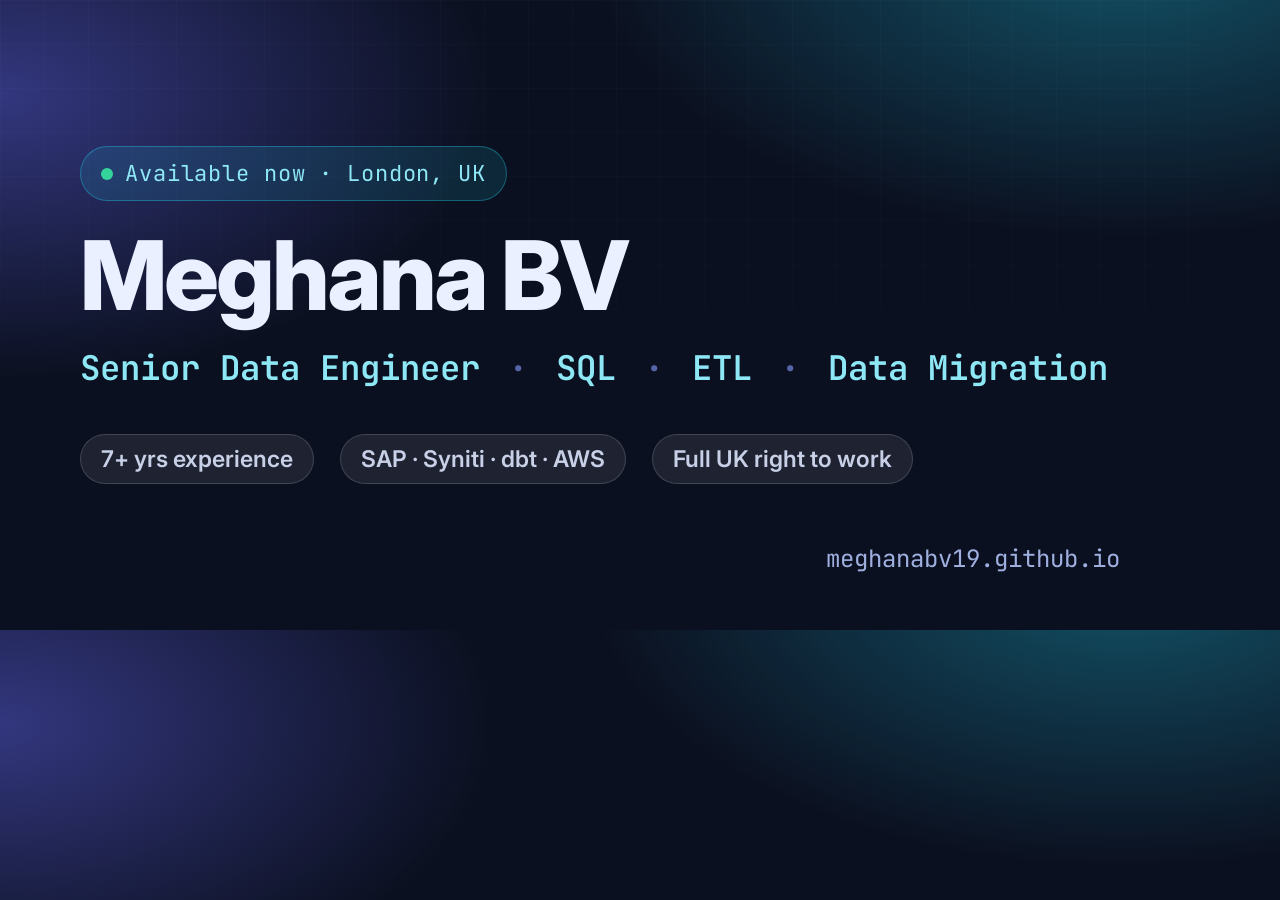
<file: assets/icons/og-template.html>
<!doctype html>
<html><head><meta charset="utf-8">
<style>
  @import url('https://fonts.googleapis.com/css2?family=Inter:wght@600;800&family=JetBrains+Mono:wght@600&display=swap');
  *{margin:0;padding:0;box-sizing:border-box}
  body{width:1200px;height:630px;overflow:hidden;font-family:'Inter',sans-serif;
    background:radial-gradient(900px 500px at 88% -10%,rgba(34,211,238,.35),transparent 60%),
               radial-gradient(900px 520px at 0% 15%,rgba(99,102,241,.45),transparent 55%),#0b1020;
    color:#eaf0ff;position:relative}
  .grid{position:absolute;inset:0;opacity:.4;
    background-image:linear-gradient(rgba(255,255,255,.05) 1px,transparent 1px),linear-gradient(90deg,rgba(255,255,255,.05) 1px,transparent 1px);
    background-size:44px 44px;-webkit-mask-image:linear-gradient(180deg,#000,transparent 85%)}
  .wrap{position:relative;padding:72px 80px;height:100%;display:flex;flex-direction:column;justify-content:center}
  .tag{font-family:'JetBrains Mono',monospace;font-size:22px;color:#8ee7f5;letter-spacing:.04em;margin-bottom:26px;
    display:inline-flex;gap:12px;align-items:center;width:max-content;
    background:rgba(34,211,238,.12);border:1px solid rgba(34,211,238,.35);padding:12px 20px;border-radius:999px}
  .dot{width:12px;height:12px;border-radius:50%;background:#34d399}
  h1{font-size:96px;font-weight:800;letter-spacing:-.03em;line-height:1}
  .role{font-family:'JetBrains Mono',monospace;font-size:34px;color:#8ee7f5;font-weight:600;margin-top:22px}
  .role b{color:#5566a8;font-weight:600;margin:0 8px}
  .foot{margin-top:44px;font-size:26px;color:#c7d0e6;display:flex;gap:26px;align-items:center}
  .pill{background:rgba(255,255,255,.08);border:1px solid rgba(255,255,255,.16);padding:10px 20px;border-radius:999px;font-size:23px;font-weight:600}
  .url{position:absolute;bottom:56px;right:80px;font-family:'JetBrains Mono',monospace;color:#9fb0e0;font-size:24px}
</style></head>
<body>
  <div class="grid"></div>
  <div class="wrap">
    <div class="tag"><span class="dot"></span> Available now · London, UK</div>
    <h1>Meghana BV</h1>
    <div class="role">Senior Data Engineer <b>·</b> SQL <b>·</b> ETL <b>·</b> Data Migration</div>
    <div class="foot">
      <span class="pill">7+ yrs experience</span>
      <span class="pill">SAP · Syniti · dbt · AWS</span>
      <span class="pill">Full UK right to work</span>
    </div>
  </div>
  <div class="url">meghanabv19.github.io</div>
</body></html>
</file>
<file: styles.css>
/* ============================================================
   Meghana BV — Senior Data Engineer portfolio
   Palette: midnight + indigo→cyan data accent
   ============================================================ */
:root{
  --ink:#0b1020;
  --ink-2:#111834;
  --ink-3:#1b2444;
  --panel:#ffffff;
  --bg:#f6f8fc;
  --bg-alt:#eef2fa;
  --text:#1a2036;
  --muted:#5a6480;
  --line:#e2e8f4;
  --accent:#6366f1;
  --accent-2:#22d3ee;
  --accent-ink:#0b1020;
  --grad:linear-gradient(120deg,#6366f1 0%,#22d3ee 100%);
  --radius:16px;
  --shadow:0 10px 30px -12px rgba(17,24,52,.22);
  --maxw:1120px;
}
*{margin:0;padding:0;box-sizing:border-box}
html{scroll-behavior:smooth}
body{
  font-family:'Inter',-apple-system,BlinkMacSystemFont,'Segoe UI',sans-serif;
  color:var(--text);background:var(--bg);line-height:1.6;
  -webkit-font-smoothing:antialiased;overflow-x:hidden;
}
a{color:inherit;text-decoration:none}
img{max-width:100%;display:block}
.mono{font-family:'JetBrains Mono',ui-monospace,monospace}

/* ---------- Buttons ---------- */
.btn{
  display:inline-flex;align-items:center;gap:.45em;
  padding:.72rem 1.15rem;border-radius:999px;
  font-weight:600;font-size:.95rem;line-height:1;
  border:1.5px solid var(--line);background:#fff;color:var(--text);
  transition:transform .15s ease,box-shadow .15s ease,border-color .15s,background .15s;
  white-space:nowrap;
}
.btn:hover{transform:translateY(-2px);box-shadow:var(--shadow);border-color:#c7d0e6}
.btn--accent{background:var(--grad);border-color:transparent;color:#07122b}
.btn--accent:hover{box-shadow:0 12px 26px -8px rgba(99,102,241,.55)}
.btn--sm{padding:.5rem .85rem;font-size:.85rem}

/* ---------- Nav ---------- */
.nav{
  position:sticky;top:0;z-index:50;
  display:flex;align-items:center;gap:1.5rem;
  padding:.7rem clamp(1rem,4vw,2.5rem);
  background:rgba(246,248,252,.82);backdrop-filter:saturate(160%) blur(12px);
  border-bottom:1px solid var(--line);
}
.nav__brand{display:flex;align-items:center;gap:.55rem;font-weight:800;letter-spacing:-.02em}
.nav__logo{display:inline-flex}
.nav__links{display:flex;gap:1.3rem;margin-left:auto;font-weight:500;font-size:.95rem}
.nav__links a{color:var(--muted);transition:color .15s}
.nav__links a:hover{color:var(--accent)}
.nav .btn{margin-left:.5rem}

/* ---------- Hero ---------- */
.hero{
  position:relative;color:#eaf0ff;
  background:
    radial-gradient(1000px 500px at 85% -10%,rgba(34,211,238,.22),transparent 60%),
    radial-gradient(900px 500px at 0% 10%,rgba(99,102,241,.28),transparent 55%),
    var(--ink);
  padding:clamp(2.5rem,6vw,5rem) clamp(1rem,4vw,2.5rem) clamp(3rem,6vw,5.5rem);
  overflow:hidden;
}
.hero::before{
  content:"";position:absolute;inset:0;pointer-events:none;opacity:.5;
  background-image:linear-gradient(rgba(255,255,255,.04) 1px,transparent 1px),
                   linear-gradient(90deg,rgba(255,255,255,.04) 1px,transparent 1px);
  background-size:34px 34px;mask-image:linear-gradient(180deg,#000,transparent 80%);
}
.hero__grid{
  position:relative;max-width:var(--maxw);margin:0 auto;
  display:grid;grid-template-columns:1.25fr .9fr;gap:clamp(1.5rem,4vw,3.5rem);align-items:center;
}
.eyebrow{
  display:inline-flex;align-items:center;gap:.5rem;
  font-family:'JetBrains Mono',monospace;font-size:.8rem;letter-spacing:.02em;
  color:#a9b6e8;background:rgba(255,255,255,.06);border:1px solid rgba(255,255,255,.12);
  padding:.4rem .8rem;border-radius:999px;margin-bottom:1.2rem;
}
.dot{width:8px;height:8px;border-radius:50%;background:#34d399;box-shadow:0 0 0 0 rgba(52,211,153,.6);animation:pulse 2s infinite}
@keyframes pulse{0%{box-shadow:0 0 0 0 rgba(52,211,153,.55)}70%{box-shadow:0 0 0 10px rgba(52,211,153,0)}100%{box-shadow:0 0 0 0 rgba(52,211,153,0)}}
.hero h1{font-size:clamp(2.6rem,6vw,4rem);line-height:1.02;letter-spacing:-.03em;font-weight:800}
.hero__title{
  font-family:'JetBrains Mono',monospace;margin-top:.7rem;
  font-size:clamp(.95rem,2vw,1.15rem);color:#8ee7f5;font-weight:600;
}
.hero__title span{color:#5566a8;margin:0 .1rem}
.hero__lede{margin-top:1.3rem;font-size:clamp(1rem,1.6vw,1.15rem);color:#cdd6f4;max-width:40ch}
.hero__lede strong{color:#fff;font-weight:700}
.badges{list-style:none;display:flex;flex-wrap:wrap;gap:.5rem;margin:1.4rem 0}
.badges li{font-size:.85rem;font-weight:600;color:#c7f9ff;background:rgba(34,211,238,.12);border:1px solid rgba(34,211,238,.3);padding:.4rem .75rem;border-radius:999px}
.cta-row{display:flex;flex-wrap:wrap;gap:.6rem;margin-top:.4rem}
.cta-row .btn{background:rgba(255,255,255,.06);border-color:rgba(255,255,255,.16);color:#eaf0ff}
.cta-row .btn:hover{background:rgba(255,255,255,.12)}
.cta-row .btn--accent{background:var(--grad);border-color:transparent;color:#07122b}
.stats{display:grid;grid-template-columns:repeat(4,auto);gap:clamp(1rem,3vw,2.2rem);margin-top:2rem;justify-content:start}
.stat b{display:block;font-size:clamp(1.5rem,3vw,2rem);font-weight:800;background:var(--grad);-webkit-background-clip:text;background-clip:text;color:transparent;letter-spacing:-.02em}
.stat span{font-size:.78rem;color:#93a0c8;text-transform:uppercase;letter-spacing:.06em}

.hero__aside{display:flex;flex-direction:column;gap:1rem}
.portrait{position:relative;border-radius:20px;overflow:hidden;border:1px solid rgba(255,255,255,.14);box-shadow:0 30px 60px -25px rgba(0,0,0,.7)}
.portrait::after{content:"";position:absolute;inset:0;background:linear-gradient(180deg,transparent 55%,rgba(11,16,32,.35))}
.portrait img{width:100%;height:100%;object-fit:cover;object-position:center 22%}
.terminal{background:#080d1c;border:1px solid rgba(255,255,255,.12);border-radius:12px;overflow:hidden;font-family:'JetBrains Mono',monospace;box-shadow:var(--shadow)}
.terminal__bar{display:flex;align-items:center;gap:.4rem;padding:.5rem .8rem;background:#0f1730;color:#6b78a8;font-size:.72rem;border-bottom:1px solid rgba(255,255,255,.08)}
.terminal__bar span{width:10px;height:10px;border-radius:50%;background:#2a3560}
.terminal__bar span:nth-child(1){background:#ff5f57}.terminal__bar span:nth-child(2){background:#febc2e}.terminal__bar span:nth-child(3){background:#28c840}
.terminal__body{padding:.9rem 1rem;font-size:.8rem;line-height:1.7;color:#b9c6ef;white-space:pre-wrap}
.terminal__body .ok{color:#34d399;font-weight:700}

/* ---------- Sections ---------- */
.section{max-width:var(--maxw);margin:0 auto;padding:clamp(3rem,7vw,5.5rem) clamp(1rem,4vw,2.5rem)}
.section--alt{max-width:none;background:var(--bg-alt);border-block:1px solid var(--line)}
.section--alt > *{max-width:var(--maxw);margin-inline:auto}
.section__head{margin-bottom:2.2rem}
.kicker{font-family:'JetBrains Mono',monospace;font-size:.8rem;font-weight:600;color:var(--accent);letter-spacing:.04em}
.section__head h2{font-size:clamp(1.6rem,3.5vw,2.4rem);letter-spacing:-.02em;margin-top:.5rem;line-height:1.1}

/* ---------- About ---------- */
.about{display:grid;grid-template-columns:1.4fr 1fr;gap:clamp(1.5rem,4vw,3rem);align-items:start}
.about__lede p{margin-bottom:1rem;color:#3a4260;font-size:1.05rem}
.about__lede strong{color:var(--text)}
.about__cards{display:grid;grid-template-columns:1fr 1fr;gap:.9rem}
.mini{background:#fff;border:1px solid var(--line);border-radius:14px;padding:1rem 1.1rem}
.mini__label{font-family:'JetBrains Mono',monospace;font-size:.72rem;text-transform:uppercase;letter-spacing:.05em;color:var(--accent)}
.mini p{margin-top:.35rem;font-weight:600;font-size:.95rem}

/* ---------- Skills ---------- */
.skills{display:grid;grid-template-columns:repeat(3,1fr);gap:1rem}
.skillcard{background:#fff;border:1px solid var(--line);border-radius:var(--radius);padding:1.3rem;transition:transform .15s,box-shadow .15s}
.skillcard:hover{transform:translateY(-3px);box-shadow:var(--shadow)}
.skillcard h3{font-size:1.02rem;margin-bottom:.8rem;letter-spacing:-.01em}
.pills{list-style:none;display:flex;flex-wrap:wrap;gap:.4rem}
.pills li{font-size:.82rem;font-weight:500;color:#334;background:var(--bg-alt);border:1px solid var(--line);padding:.32rem .65rem;border-radius:999px}

/* ---------- Timeline ---------- */
.timeline{display:flex;flex-direction:column;gap:1.4rem}
.tl{display:grid;grid-template-columns:230px 1fr;gap:1.5rem;background:#fff;border:1px solid var(--line);border-radius:var(--radius);padding:1.6rem;box-shadow:var(--shadow)}
.tl__meta{border-right:2px solid var(--bg-alt);padding-right:1.2rem;display:flex;flex-direction:column;gap:.3rem}
.tl__date{font-family:'JetBrains Mono',monospace;font-size:.8rem;color:var(--accent);font-weight:600}
.tl__co{font-size:1.15rem;font-weight:800;letter-spacing:-.02em}
.tl__role{font-size:.9rem;color:var(--muted)}
.tl__body h3{font-size:1.02rem;margin:.9rem 0 .5rem;display:flex;flex-wrap:wrap;align-items:baseline;gap:.5rem}
.tl__body h3:first-child{margin-top:0}
.tl__when{font-family:'JetBrains Mono',monospace;font-size:.75rem;color:var(--muted);font-weight:500}
.tl__body ul{list-style:none;display:flex;flex-direction:column;gap:.45rem}
.tl__body li{position:relative;padding-left:1.2rem;font-size:.94rem;color:#3a4260}
.tl__body li::before{content:"▸";position:absolute;left:0;color:var(--accent-2);font-size:.8rem;top:.15rem}
.tl__body strong{color:var(--text)}

/* ---------- Impact ---------- */
.impact{display:grid;grid-template-columns:repeat(4,1fr);gap:1rem;margin-bottom:2.5rem}
.metric{background:#fff;border:1px solid var(--line);border-radius:var(--radius);padding:1.4rem;box-shadow:var(--shadow)}
.metric b{display:block;font-size:1.6rem;font-weight:800;background:var(--grad);-webkit-background-clip:text;background-clip:text;color:transparent;letter-spacing:-.02em;line-height:1.1}
.metric p{margin-top:.5rem;font-size:.88rem;color:var(--muted)}
.repos__title{font-size:1.1rem;margin-bottom:1rem}
.repos__grid{display:grid;grid-template-columns:repeat(2,1fr);gap:.9rem}
.repo{background:#fff;border:1px solid var(--line);border-radius:14px;padding:1.1rem 1.2rem;display:flex;flex-direction:column;gap:.35rem;transition:transform .15s,box-shadow .15s,border-color .15s}
.repo:hover{transform:translateY(-3px);box-shadow:var(--shadow);border-color:var(--accent)}
.repo__name{font-family:'JetBrains Mono',monospace;font-weight:700;color:var(--accent)}
.repo__desc{font-size:.88rem;color:var(--muted)}

/* ---------- Certs ---------- */
.certs{display:grid;grid-template-columns:repeat(3,1fr);gap:.9rem;margin-bottom:1.5rem}
.cert{display:flex;background:#fff;border:1px solid var(--line);border-radius:14px;padding:1.1rem;transition:transform .15s,box-shadow .15s,border-color .15s}
.cert:hover{transform:translateY(-3px);box-shadow:var(--shadow);border-color:var(--accent-2)}
.cert__body b{display:block;font-size:.98rem}
.cert__body i{font-style:normal;font-size:.82rem;color:var(--muted)}
.edu{display:grid;grid-template-columns:1fr 1fr;gap:.9rem}
.edu__card{background:#fff;border:1px solid var(--line);border-radius:14px;padding:1.1rem 1.2rem}
.edu__card b{display:block;font-size:1rem}
.edu__card span{font-size:.9rem;color:var(--muted)}
.edu__card a{color:var(--accent);font-weight:600}

/* ---------- Fit ---------- */
.fit{display:grid;grid-template-columns:repeat(4,1fr);gap:1rem}
.fit__col{background:#fff;border:1px solid var(--line);border-radius:var(--radius);padding:1.3rem}
.fit__label{display:block;font-family:'JetBrains Mono',monospace;font-size:.75rem;text-transform:uppercase;letter-spacing:.05em;color:var(--accent);margin-bottom:.8rem}

/* ---------- Contact ---------- */
.contact{display:grid;grid-template-columns:1fr 1.2fr;gap:1.5rem;align-items:start}
.contact__left{display:flex;flex-direction:column;gap:.9rem}
.contact__cards{display:grid;grid-template-columns:1fr 1fr;gap:.9rem}
.ccard--accent{background:var(--grad);border-color:transparent}
.ccard--accent b,.ccard--accent span{color:#07122b}
.qr{display:flex;align-items:center;gap:1rem;background:#fff;border:1px solid var(--line);border-radius:14px;padding:1rem 1.1rem}
.qr img{width:96px;height:96px;flex:none;border-radius:8px}
.qr b{display:block;font-size:.95rem}
.qr span{font-size:.85rem;color:var(--muted)}
.ccard{background:#fff;border:1px solid var(--line);border-radius:14px;padding:1.1rem 1.2rem;transition:transform .15s,box-shadow .15s,border-color .15s}
.ccard:hover{transform:translateY(-3px);box-shadow:var(--shadow);border-color:var(--accent)}
.ccard b{display:block;font-size:.95rem}
.ccard span{font-size:.85rem;color:var(--muted);word-break:break-word}
.roleform{background:var(--ink);color:#eaf0ff;border-radius:var(--radius);padding:1.6rem;box-shadow:var(--shadow)}
.roleform h3{font-size:1.2rem}
.roleform__hint{font-size:.88rem;color:#9fb0e0;margin:.3rem 0 1.1rem}
.roleform__grid{display:grid;grid-template-columns:1fr 1fr;gap:.7rem}
.roleform label{display:flex;flex-direction:column;gap:.3rem;font-size:.8rem;color:#aeb9e0;font-weight:600}
.roleform__full{margin-top:.7rem}
.roleform input,.roleform textarea{
  background:rgba(255,255,255,.06);border:1px solid rgba(255,255,255,.16);border-radius:9px;
  padding:.6rem .7rem;color:#fff;font:inherit;font-size:.9rem;font-weight:400;
}
.roleform input:focus,.roleform textarea:focus{outline:none;border-color:var(--accent-2);background:rgba(255,255,255,.1)}
.roleform .btn{margin-top:1rem;width:100%;justify-content:center}

/* ---------- Footer ---------- */
.footer{background:var(--ink);color:#c8d2f0;padding:2.2rem clamp(1rem,4vw,2.5rem)}
.footer__inner{max-width:var(--maxw);margin:0 auto;display:flex;justify-content:space-between;gap:1.5rem;flex-wrap:wrap;font-size:.9rem}
.footer strong{color:#fff}
.footer__links{display:flex;gap:1.2rem;align-items:center}
.footer__links a{color:#9fb0e0;font-weight:600}
.footer__links a:hover{color:var(--accent-2)}

/* ---------- Responsive ---------- */
@media (max-width:900px){
  .nav__links{display:none}
  .hero__grid{grid-template-columns:1fr}
  .hero__aside{order:-1;max-width:360px}
  .about{grid-template-columns:1fr}
  .skills{grid-template-columns:1fr 1fr}
  .impact{grid-template-columns:1fr 1fr}
  .certs{grid-template-columns:1fr 1fr}
  .fit{grid-template-columns:1fr 1fr}
  .contact{grid-template-columns:1fr}
  .tl{grid-template-columns:1fr}
  .tl__meta{border-right:none;border-bottom:2px solid var(--bg-alt);padding-right:0;padding-bottom:1rem}
}
@media (max-width:560px){
  .stats{grid-template-columns:repeat(2,1fr);gap:1.2rem}
  .skills,.impact,.certs,.fit,.repos__grid,.about__cards,.contact__cards,.edu,.roleform__grid{grid-template-columns:1fr}
  .cta-row .btn{flex:1;justify-content:center}
}
</file>
